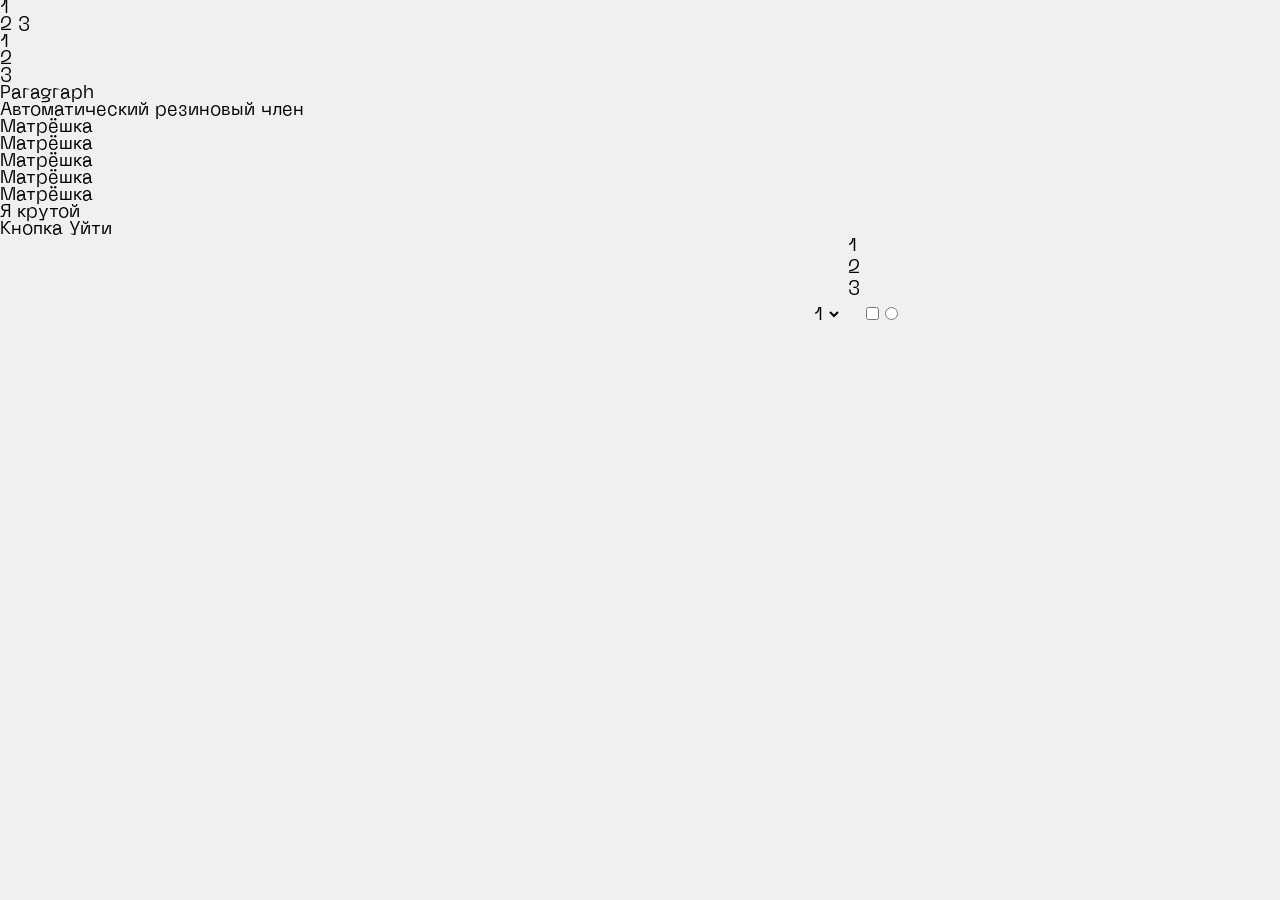
<file: index.html>
<!DOCTYPE html>
<html lang="en">
  <head>
    <meta charset="UTF-8" />
    <meta name="viewport" content="width=device-width, initial-scale=1.0" />
    <link rel="stylesheet" href="./index.css" />
    <title>First time?</title>
  </head>
  <body>
    <p>1</p>
    <span>2</span>
    <span>3</span>

    <p>1</p>
    <p>2</p>
    <p>3</p>
    <p>
      Paragraph
      <br />
    </p>
    Автоматический резиновый член

    <h1>Матрёшка</h1>
    <h2>Матрёшка</h2>
    <h3>Матрёшка</h3>
    <h4>Матрёшка</h4>
    <h5>Матрёшка</h5>
    <h6>Я крутой</h6>

    <button>Кнопка</button>
    <a href="/2.html">Уйти</a>

    <div>
      <input type="text" />
      <input type="number" />
      <input type="password" />

      <select name="" id="">
        <option value="1">1</option>
        <option value="1">2</option>
        <option value="1">3</option>
      </select>
      <select multiple name="" id="">
        <option value="1">1</option>
        <option value="1">2</option>
        <option value="1">3</option>
      </select>

      <input type="checkbox" />
      <input type="radio" />
    </div>
  </body>
</html>
</file>
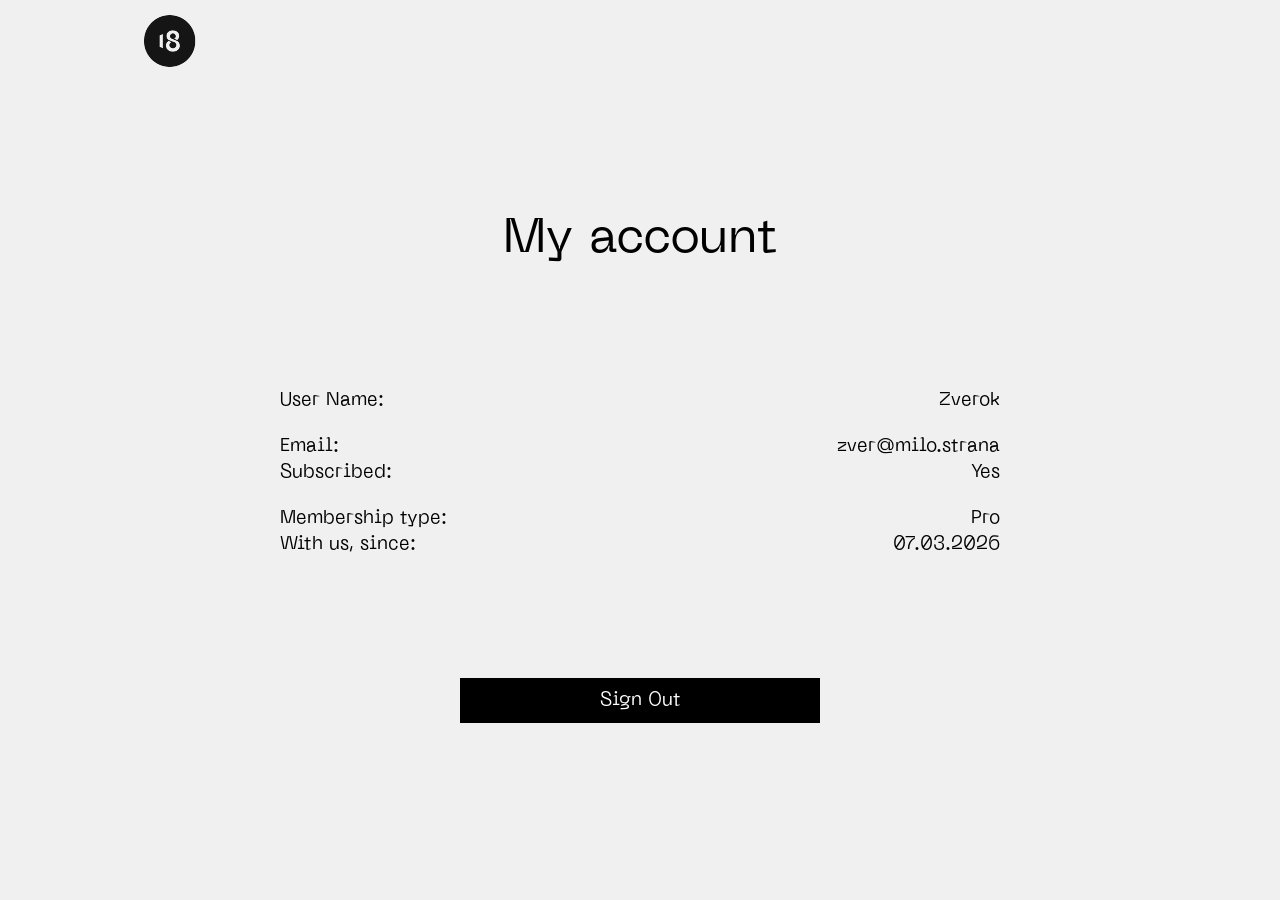
<file: account.html>
<!DOCTYPE html>
<html lang="en">
  <head class="head">
    <meta charset="UTF-8" />
    <meta name="viewport" content="width=device-width, initial-scale=1.0" />
    <link rel="stylesheet" href="./index.css" />
    <link rel="stylesheet" href="./styles.css" />
    <title>2</title>
  </head>
  <body class="body">
    <nav class="nav__account">
      <img src="./imgs/logotype/18dark.png" alt="" />
      <h3 class="account-heading__mobile">My account</h3>
    </nav>
    <main class="main">
      <div class="account">
        <h3 class="account-heading">My account</h3>
        <div class="account-content">
          <div class="account-section">
            <div class="account-item">
              <p>User Name:</p>
              <p>Zverok</p>
            </div>
          </div>
          <div class="account-section">
            <div class="account-item">
              <p>Email:</p>
              <p>zver@milo.strana</p>
            </div>
            <div class="account-item">
              <p>Subscribed:</p>
              <p>Yes</p>
            </div>
          </div>
          <div class="account-section">
            <div class="account-item">
              <p>Membership type:</p>
              <p>Pro</p>
            </div>
            <div class="account-item">
              <p>With us, since:</p>
              <p>07.03.2026</p>
            </div>
          </div>
        </div>
        <a href="" class="price-button__black">Sign Out</a>
      </div>
    </main>
  </body>
</html>
</file>
<file: index.css>
* {
  scroll-behavior: smooth;
  list-style: none;
  transition: 0.2s;

  margin: 0;

  border: none;
  outline: 0;

  padding: 0;

  box-sizing: border-box;

  background: transparent;

  font-size: 18px;
  font-weight: 400;
  letter-spacing: normal;
  text-decoration: none;
  color: black;
  font-family: def;
  -webkit-font-smoothing: antialiased;
  -moz-osx-font-smoothing: grayscale;
}

@font-face {
  font-family: def;
  src: url("./fonts/PPNeueMachina-Regular.otf");
  font-weight: 400;
}
@font-face {
  font-family: def;
  src: url("./fonts/PPNeueMachina-Light.otf");
  font-weight: 300;
}

@font-face {
  font-family: def;
  src: url("./fonts/PPNeueMachina-Ultrabold.otf");
  font-weight: 800;
}

a,
button,
input[type="submit"] {
  cursor: pointer;
}

*:disabled {
  cursor: not-allowed;
}

input::-webkit-outer-spin-button,
input::-webkit-inner-spin-button {
  -webkit-appearance: none;
  margin: 0;
}

input[type="number"] {
  -moz-appearance: textfield;
}

img {
  user-drag: none;
  -webkit-user-drag: none;
  user-select: none;
  -moz-user-select: none;
  -webkit-user-select: none;
  -ms-user-select: none;
}

html,
body,
#root,
#app {
  background-color: #f0f0f0;

  overflow-x: hidden;
  min-height: 100svh;
  height: 100%;
}
</file>
<file: styles.css>
p {
  line-height: 26px;
}

h3 {
  font-size: 44px;
  line-height: 56px;
}

h4 {
  font-size: 28px;
}
.header {
  padding: 20px 16px;
  max-width: 640px;
}
@media screen and (min-width: 1024px) {
  .header {
    max-width: 1024px;
  }
}

.body {
  display: flex;
  flex-direction: column;
  align-items: center;
}
@media screen and (min-width: 1024px) {
  .body {
    display: flex;
    flex-direction: column;
    align-items: center;
  }
}

.main {
  display: flex;
  flex-direction: column;
  align-items: center;
  justify-content: center;
  gap: 100px;
  padding: 0px 16px;
  margin: 40px 0px 0px;
  max-width: 640px;
  width: 100%;
}
@media screen and (min-width: 1024px) {
  .main {
    max-width: 1024px;
    margin: 130px 0px 0px;
  }
}

.header__heading {
  font-size: 52px;
  line-height: 60px;
}

.sections {
  padding: 0px 16px;
  display: flex;
  flex-direction: column;
  align-items: flex-start;
  gap: 84px;
  width: 100%;
  margin-bottom: 115px;
}
.section {
  display: flex;
  flex-direction: column;
  align-items: center;
  gap: 40px;
  width: 100%;
}

.priceing-cards {
  gap: 40px;
  display: flex;
  flex-direction: column;
  align-items: center;
  width: 100%;
}

@media screen and (min-width: 1024px) {
  .priceing-cards {
    flex-direction: row;
    gap: 24px;
  }
}

.section__price__desc {
  gap: 20px;
  display: flex;
  flex-direction: column;
  align-items: center;
}

.section-header {
  border: 1px solid black;
  padding: 12px 20px;
  font-size: 14px;
  font-weight: 800;
  text-transform: uppercase;
  max-width: fit-content;
}

.section-content {
  gap: 20px;
  display: flex;
  flex-direction: column;
  align-items: flex-start;
  justify-content: center;
  width: 100%;
}

@media screen and (min-width: 1024px) {
  .section-content {
    flex-direction: row;
  }
}

.section_desc {
  gap: 60px;
  display: flex;
  flex-direction: column;
  align-items: flex-start;
  justify-content: center;
  width: 100%;
}

.section-text {
  display: flex;
  flex-direction: column;
  gap: 20px;
}

.section_img {
  display: flex;
  justify-self: center;
  width: 100%;
  height: 100%;
}

@media screen and (min-width: 1024px) {
  .section_img {
    display: none;
  }
}

.section_img__desktop {
  display: none;
}

@media screen and (min-width: 1024px) {
  .section_img__desktop {
    display: block;
  }
}

.step {
  gap: 20px;
  display: flex;
  flex-direction: column;
  align-items: flex-start;
  justify-content: center;
  width: 100%;
}

@media screen and (min-width: 1024px) {
  .step {
    flex-direction: row;
  }
}

.steps {
  gap: 40px;
  display: flex;
  flex-direction: column;
  align-items: flex-start;
  justify-content: center;
  width: 100%;
}

@media screen and (min-width: 1024px) {
  .steps {
    gap: 48px;
  }
}

.step-text {
  gap: 20px;
  display: flex;
  flex-direction: column;
  align-items: flex-start;
  justify-content: center;
  width: 100%;
}

.pricedesc {
  display: flex;
  flex-direction: column;
  align-items: center;
  justify-content: flex-start;
  gap: 60px;
}

.pricing {
  background-color: white;
  height: 640px;
  width: 100%;
  max-width: 400px;
  display: flex;
  flex-direction: column;
  align-items: flex-start;
  justify-content: space-between;
  padding: 40px;
}

@media screen and (min-width: 1024px) {
  .pricing {
    padding: 40px 20px;
  }
}

.pricing__sel {
  background-color: white;
  height: 640px;
  width: 100%;
  max-width: 400px;
  display: flex;
  border: 1px solid black;
  flex-direction: column;
  align-items: flex-start;
  justify-content: space-between;
  padding: 40px;
}

@media screen and (min-width: 1024px) {
  .pricing__sel {
    padding: 40px 20px;
  }
}

.pricing__dark {
  background-color: #151515;
  height: 640px;
  width: 100%;
  max-width: 400px;
  display: flex;
  flex-direction: column;
  align-items: flex-start;
  justify-content: space-between;
  padding: 40px;
}

@media screen and (min-width: 1024px) {
  .pricing__dark {
    padding: 40px 20px;
  }
}

.pricehead {
  display: flex;
  align-items: flex-start;
  justify-content: flex-start;
  flex-direction: column;
  gap: 20px;
}

.pricename {
  max-width: 213px;
  font-size: 20px;
}

.price-button__black {
  display: flex;
  background-color: black;
  color: white;
  flex-direction: row;
  justify-content: center;
  align-items: center;
  padding: 14px 36px;
  width: 100%;
  max-width: 360px;
}

.price-button__white {
  display: flex;
  background-color: white;
  color: black;
  flex-direction: row;
  justify-content: center;
  align-items: center;
  padding: 14px 36px;
  width: 100%;
  max-width: 360px;
}

.pricepoint {
  display: flex;
  flex-direction: column;
  gap: 24px;
}
.pricepoint-item {
  display: flex;
  align-items: center;
  font-size: 18px;
}
.pricepoint-dot {
  margin: 0px 15px;
  display: block;
  width: 10px;
  height: 10px;
  background-color: #151515;
}

.pricepoint-dot__white {
  margin: 0 15px;
  display: block;

  width: 10px;
  height: 10px;
  background-color: white;
}

.pricename__white {
  color: white;
  font-size: 20px;
}
.pricepoint-item__white {
  color: white;
  display: flex;
  align-items: center;
}

.nav {
  display: flex;
  flex-direction: row;
  justify-content: space-between;
  align-items: center;
  width: 100%;
  padding: 15px 16px;
  max-width: 1024px;
}

@media screen and (min-width: 1024px) {
  .nav {
    padding: 20px;
    gap: 60px;
  }
}

.humburger {
  display: block;
}

@media screen and (min-width: 1024px) {
  .humburger {
    display: none;
  }
}

.nav-desktop {
  display: none;
}

@media screen and (min-width: 1024px) {
  .nav-desktop {
    display: block;
    display: flex;
    flex-direction: row;
    justify-content: space-between;
    width: 100%;
  }
}

.nav-tabs {
  display: flex;
  flex-direction: row;
  gap: 60px;
  align-items: center;
  width: 100%;
}

.nav-buttons {
  display: flex;
  flex-direction: row;
  align-items: center;
  width: fit-content;
  gap: 20px;
}

.nav-button {
  background-color: white;
  width: max-content;
  padding: 14px 20px;
  max-width: fit-content;
}

.nav-button__black {
  background-color: black;
  width: max-content;
  padding: 14px 20px;
  max-width: max-content;
  color: white;
}

.header-content {
  display: flex;
  flex-direction: column;
  justify-content: flex-start;
  align-items: flex-start;
  gap: 40px;
}

@media screen and (min-width: 1024px) {
  .header {
    display: flex;
    flex-direction: row;
  }
}

.header-img {
  display: none;
}
@media screen and (min-width: 1024px) {
  .header-img {
    display: block;
  }
}
.headerdesc {
  display: flex;
  flex-direction: column;
  justify-content: flex-start;
  align-items: flex-start;
  gap: 20px;
}

.headerstart {
  display: flex;
  flex-direction: column;
  align-items: flex-start;
  justify-content: flex-start;
  width: 100%;
  gap: 60px;
}

.email {
  display: flex;
  flex-direction: row;
  justify-content: center;
  align-items: center;
  width: 100%;
  border: 1px solid white;
}

.mailenter {
  display: flex;
  flex-direction: row;
  align-items: start;
  justify-content: center;
  height: 52px;
  width: 100%;
  padding: 16px 20px;
  background-color: white;
}

.button-email {
  background-color: black;
  width: 100%;
  max-width: fit-content;
  height: 52px;
  padding: 14px 20px;
  color: white;
}

.headerpay {
  display: flex;
  flex-direction: row;
  justify-content: space-between;
  align-items: center;
  width: 100%;
}

.faq-content {
  display: flex;
  flex-direction: column;
  justify-content: space-between;
  align-items: flex-start;
  gap: 20px;
  margin: 20px 0px 20px 0px;
  width: 100%;
}
.faq-box {
  display: flex;
  flex-direction: column;
  justify-content: space-between;
  align-items: flex-start;
  border-bottom: #151515 1px solid;
}

.faq-header {
  display: flex;
  flex-direction: row;
  justify-content: space-between;
  align-items: flex-start;
  width: 100%;
}

.faq-header-text {
  font-size: 20px;
  font-weight: 800;
}

.faq-box__last {
  display: flex;
  flex-direction: column;
  justify-content: space-between;
  align-items: flex-start;
}

.footer {
  padding: 16px;
  display: flex;
  flex-direction: column;
  align-items: center;
  width: 100%;
  background-color: #151515;
  padding: 32px 16px 32px 16px;
}

.footer-content {
  display: flex;
  flex-direction: column;
  align-items: center;
  gap: 60px;
  width: 100%;
  max-width: 1024px;
}

.logo {
  display: flex;
  width: 100%;
  align-items: flex-start;
  flex-direction: column;
  justify-content: flex-start;
}

.footer-email {
  display: flex;
  flex-direction: column;
  justify-content: flex-start;
  align-items: flex-start;
  gap: 20px;
}

@media screen and (min-width: 1024px) {
  .footer-email {
    gap: 40px;
  }
}

.footer-email__text {
  color: white;
  font-size: 32px;
}

@media screen and (min-width: 1024px) {
  .footer-email__text {
    font-size: 52px;
  }
}

.footer-links {
  display: flex;
  flex-direction: column;
  justify-content: flex-start;
  align-items: center;
  gap: 24px;
}

@media screen and (min-width: 1024px) {
  .footer-links {
    align-items: flex-start;
  }
}

.footer-link {
  color: white;
}

.footer-link__heading {
  color: white;
  font-size: 20px;
  font-weight: 800;
}

.footer-link__alt {
  color: white;
  font-family: "Times New Roman", Times, serif;
}

@media screen and (min-width: 1024px) {
  .footer-link__alt {
    display: none;
  }
}

.footer-link__alt__desktop {
  color: white;
  font-family: "Times New Roman", Times, serif;
  display: none;
}

@media screen and (min-width: 1024px) {
  .footer-link__alt__desktop {
    display: block;
  }
}

.social {
  display: flex;
  flex-direction: row;
  justify-content: space-between;
  width: 100%;
  max-width: 380px;
}

.footer__up {
  display: flex;
  flex-direction: column;
  align-items: center;
  gap: 60px;
}

@media screen and (min-width: 1024px) {
  .footer__up {
    flex-direction: row;
    align-items: flex-start;
    justify-content: space-between;
  }
}

.footer__down {
  display: flex;
  flex-direction: column;
  align-items: center;
  gap: 60px;
  width: 100%;
}

@media screen and (min-width: 1024px) {
  .footer__down {
    flex-direction: row-reverse;
    justify-content: space-between;
  }
}

.footer__first {
  display: flex;
  flex-direction: column;
  align-items: center;
  gap: 60px;
  width: 100%;
}

@media screen and (min-width: 1024px) {
  .footer__first {
    align-items: flex-start;
    min-width: 480px;
  }
}

.footer__second {
  display: flex;
  flex-direction: column;
  align-items: center;
  gap: 60px;
  width: 100%;
  max-width: fit-content;
}

@media screen and (min-width: 1024px) {
  .footer__second {
    align-items: flex-start;
  }
}

.footer__third {
  display: flex;
  flex-direction: column;
  align-items: center;
  gap: 60px;
  width: 100%;
  max-width: fit-content;
}

@media screen and (min-width: 1024px) {
  .footer__third {
    align-items: flex-start;
  }
}

.nav__account {
  display: flex;
  flex-direction: row;
  justify-content: space-between;
  width: 100%;
  padding: 15px 16px;
  max-width: 1024px;
}

.account-heading__mobile {
  font-size: 32px;
}

@media screen and (min-width: 1024px) {
  .account-heading__mobile {
    display: none;
  }
}

.account-heading {
  display: none;
  font-size: 48px;
}

@media screen and (min-width: 1024px) {
  .account-heading {
    display: block;
  }
}

.account {
  display: flex;
  flex-direction: column;
  gap: 40px;
  align-items: center;
  width: 100%;
}

@media screen and (min-width: 1024px) {
  .account {
    gap: 120px;
    max-width: 720px;
  }
}

.account-content {
  display: flex;
  flex-direction: column;
  gap: 20px;
  width: 100%;
  margin-top: 120px;
}

@media screen and (min-width: 1024px) {
  .account-content {
    margin-top: 0px;
  }
}

.account-item {
  display: flex;
  flex-direction: row;
  justify-content: space-between;
  gap: 10px;
}
</file>
